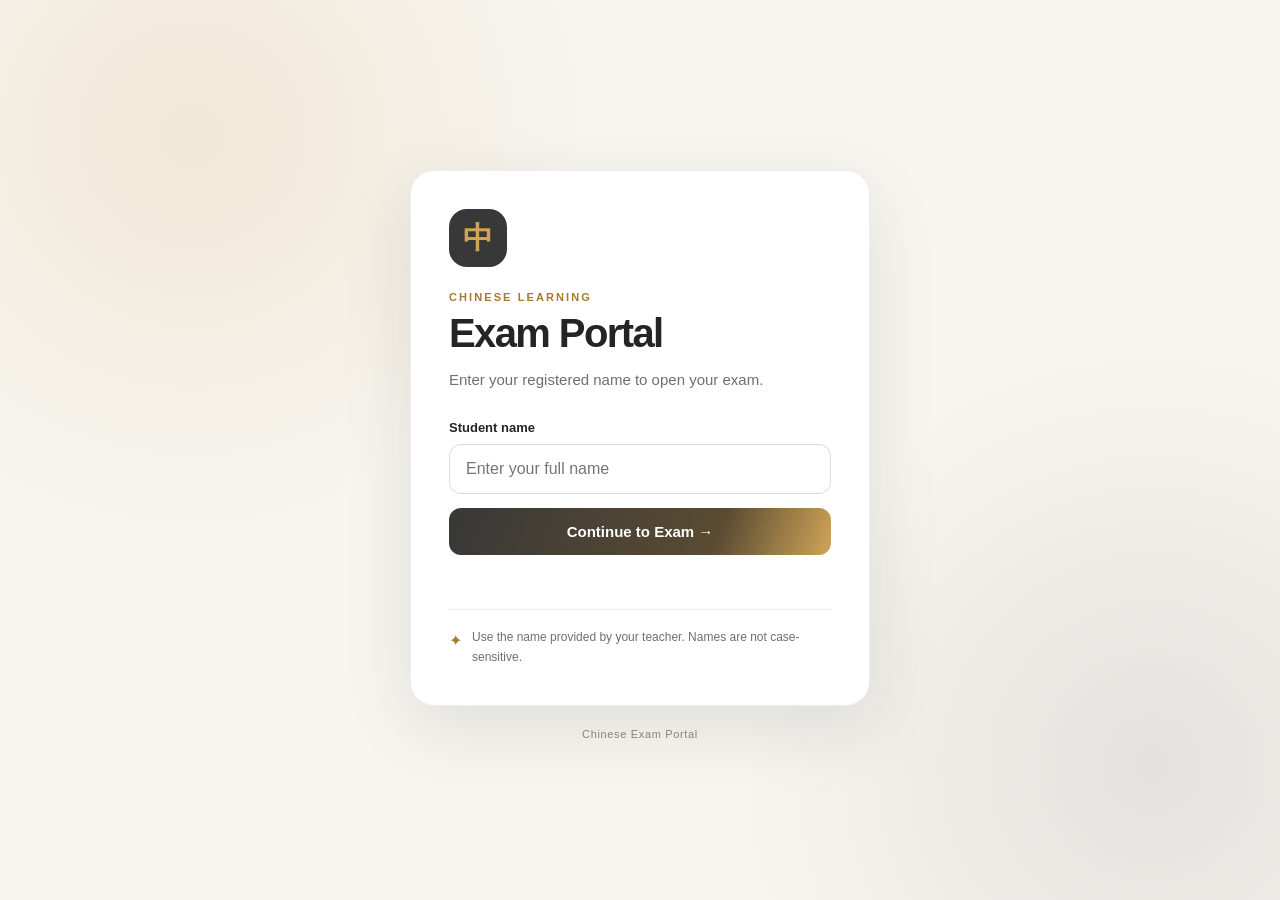
<file: index.html>
<!DOCTYPE html>
<html lang="en">
<head>
  <meta charset="UTF-8">
  <meta name="viewport" content="width=device-width, initial-scale=1.0">
  <title>Chinese Exam Portal</title>
  <link rel="stylesheet" href="style.css">
  <script src="app.js?v=3" defer></script>
</head>
<body>
  <main class="page">
    <section class="portal-card">
      <div class="brand-mark" aria-hidden="true">中</div>
      <p class="eyebrow">CHINESE LEARNING</p>
      <h1>Exam Portal</h1>
      <p class="subtitle">Enter your registered name to open your exam.</p>

      <form id="examForm" autocomplete="off">
        <label for="studentName">Student name</label>
        <input
          id="studentName"
          name="studentName"
          type="text"
          placeholder="Enter your full name"
          autocomplete="name"
          required
        >
        <button type="submit">Continue to Exam <span aria-hidden="true">→</span></button>
        <p id="message" class="message" role="status" aria-live="polite"></p>
      </form>

      <div class="help-note">
        <span class="lock-icon" aria-hidden="true">✦</span>
        <span>Use the name provided by your teacher. Names are not case-sensitive.</span>
      </div>
    </section>
    <footer>Chinese Exam Portal</footer>
  </main>
</body>
</html>
</file>
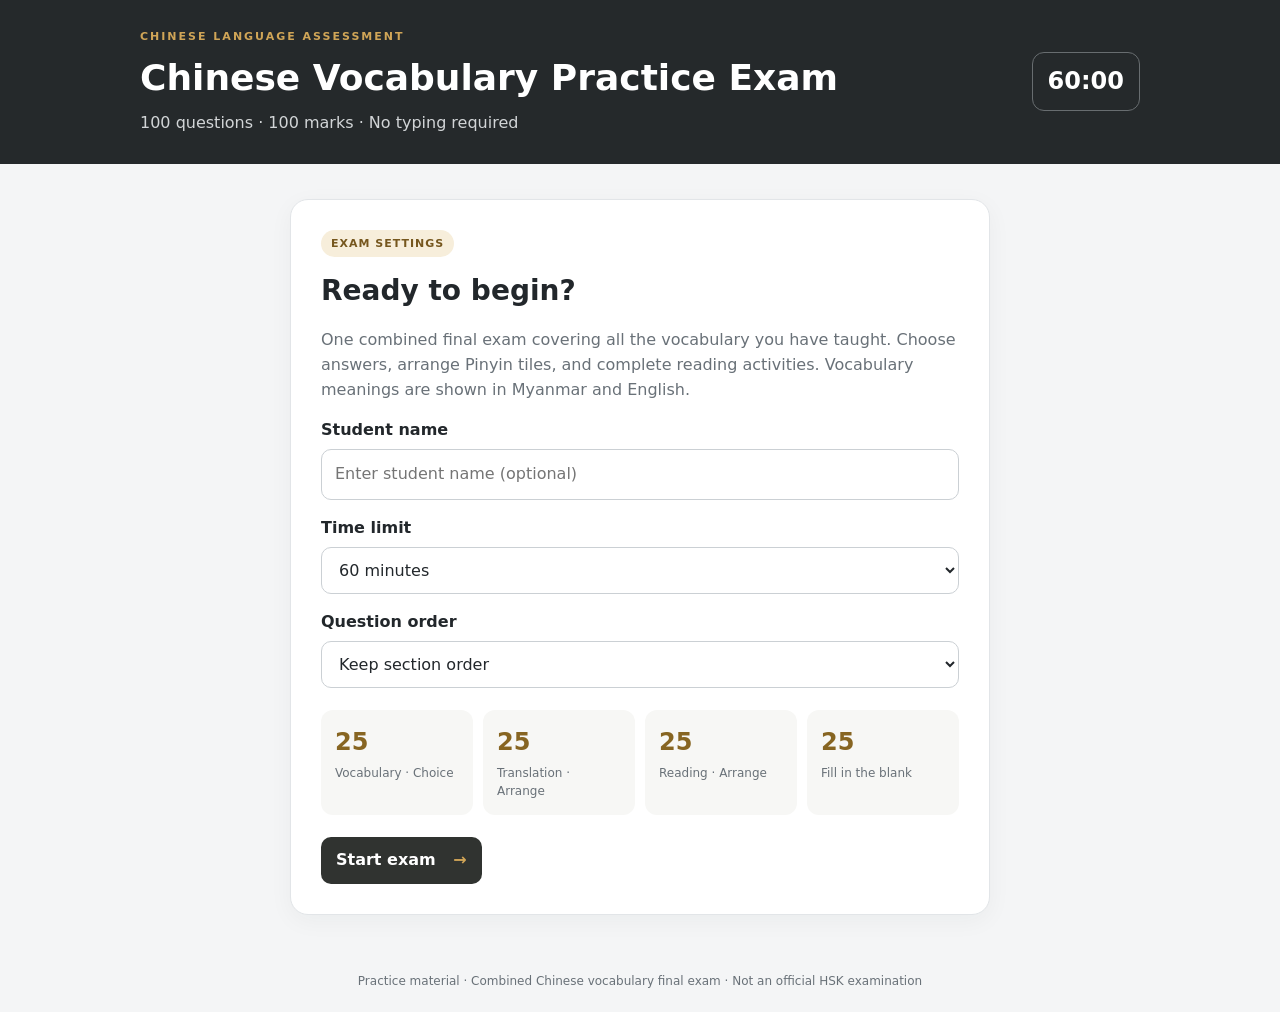
<file: Htun Mya/index.html>
<!doctype html>
<html lang="en">
<head>
<meta charset="utf-8"><meta name="viewport" content="width=device-width,initial-scale=1">
<title>Chinese Vocabulary Practice Exam</title><link rel="stylesheet" href="style.css">
</head>
<body>
<header class="top"><div><div class="eyebrow">CHINESE LANGUAGE ASSESSMENT</div><h1>Chinese Vocabulary Practice Exam</h1><p>100 questions · 100 marks · No typing required</p></div><div class="clock" id="clock">60:00</div></header>
<main>
<section id="setup" class="panel setup">
 <span class="pill">EXAM SETTINGS</span><h2>Ready to begin?</h2><p>One combined final exam covering all the vocabulary you have taught. Choose answers, arrange Pinyin tiles, and complete reading activities. Vocabulary meanings are shown in Myanmar and English.</p>
 <label for="studentName">Student name</label><input id="studentName" placeholder="Enter student name (optional)">
 <label for="duration">Time limit</label><select id="duration"><option value="60">60 minutes</option><option value="45">45 minutes</option><option value="90">90 minutes</option></select>
 <label for="order">Question order</label><select id="order"><option value="original">Keep section order</option><option value="mixed">Shuffle within sections</option></select>
 <div class="structure"><div><b>25</b><span>Vocabulary · Choice</span></div><div><b>25</b><span>Translation · Arrange</span></div><div><b>25</b><span>Reading · Arrange</span></div><div><b>25</b><span>Fill in the blank</span></div></div>
 <button id="start" class="primary">Start exam <span>→</span></button>
</section>
<section id="exam" class="hidden">
 <div class="exam-head panel"><div><div class="pill" id="partPill">PART 1</div><h2 id="qTitle">Question</h2><p id="studentDisplay"></p><p id="qInstruction"></p></div></div>
 <div class="progress"><div id="progressFill"></div></div>
 <nav id="sectionTabs" class="tabs"></nav>
 <article class="panel question-panel">
 <div class="qmeta"><span id="qCounter">Question 1 of 100</span><span id="markPill">1 mark</span></div>
 <div id="passage" class="passage hidden"></div>
 <div id="answerArea"></div>
 <div class="navigation"><button id="previous" class="secondary">← Previous</button><button id="unanswered" class="secondary">Find unanswered</button><button id="next" class="primary">Next →</button></div>
 </article>
 <div class="submit-row"><span>Answers are saved automatically in this open exam.</span><button id="submit" class="danger">Submit exam</button></div>
</section>
<section id="results" class="hidden">
 <div class="panel result-hero"><span class="pill">EXAM REPORT</span><h2 id="resultTitle">Student report</h2><div class="big-score"><b id="finalScore">0</b><span>/ 100</span></div><h3 id="grade"></h3><p id="summaryText"></p>
 <div class="stats"><div><b id="correctTotal">0</b><span>Correct</span></div><div><b id="wrongTotal">0</b><span>Incorrect / blank</span></div><div><b id="percentTotal">0%</b><span>Percentage</span></div></div>
 <button id="print" class="primary">Print / Save as PDF</button> <button id="again" class="secondary">Back to setup</button></div>
 <div class="panel"><h2>Answer review</h2><div id="answerReview"></div></div>
</section>
</main><footer>Practice material · Combined Chinese vocabulary final exam · Not an official HSK examination</footer>
<script src="app.js"></script>
</body></html>
</file>
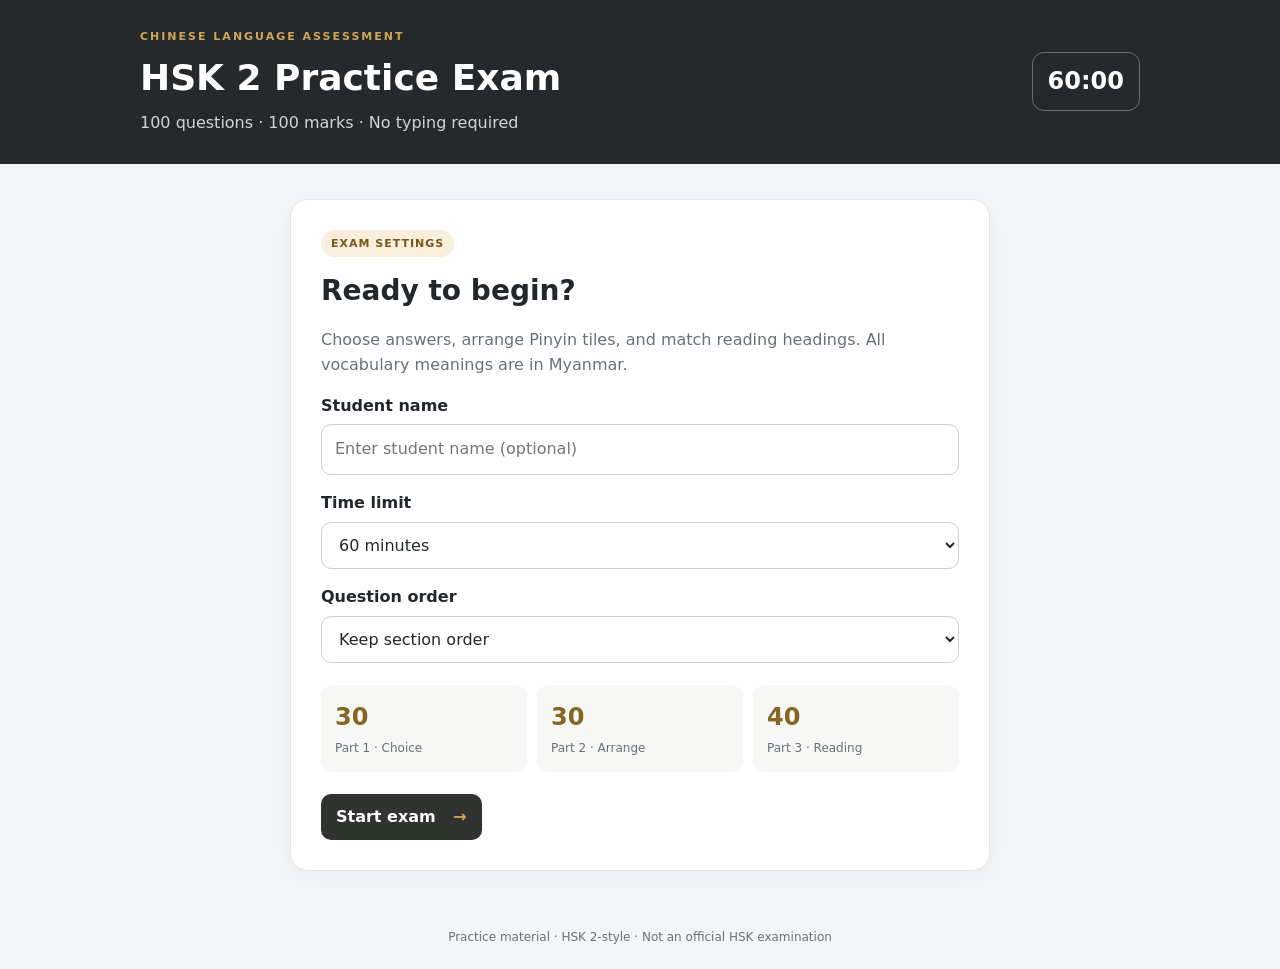
<file: Khaing/index.html>
<!doctype html>
<html lang="en">
<head>
<meta charset="utf-8"><meta name="viewport" content="width=device-width,initial-scale=1">
<title>Chinese Exam</title><link rel="stylesheet" href="style.css">
</head>
<body>
<header class="top"><div><div class="eyebrow">CHINESE LANGUAGE ASSESSMENT</div><h1>HSK 2 Practice Exam</h1><p>100 questions · 100 marks · No typing required</p></div><div class="clock" id="clock">60:00</div></header>
<main>
<section id="setup" class="panel setup">
 <span class="pill">EXAM SETTINGS</span><h2>Ready to begin?</h2><p>Choose answers, arrange Pinyin tiles, and match reading headings. All vocabulary meanings are in Myanmar.</p>
 <label for="studentName">Student name</label><input id="studentName" placeholder="Enter student name (optional)">
 <label for="duration">Time limit</label><select id="duration"><option value="60">60 minutes</option><option value="45">45 minutes</option><option value="90">90 minutes</option></select>
 <label for="order">Question order</label><select id="order"><option value="original">Keep section order</option><option value="mixed">Shuffle within sections</option></select>
 <div class="structure"><div><b>30</b><span>Part 1 · Choice</span></div><div><b>30</b><span>Part 2 · Arrange</span></div><div><b>40</b><span>Part 3 · Reading</span></div></div>
 <button id="start" class="primary">Start exam <span>→</span></button>
</section>
<section id="exam" class="hidden"> 
 <div class="exam-head panel"><div><div class="pill" id="partPill">PART 1</div><h2 id="qTitle">Question</h2><p id="studentDisplay"></p><p id="qInstruction"></p></div></div>
 <div class="progress"><div id="progressFill"></div></div>
 <nav id="sectionTabs" class="tabs"></nav>
 <article class="panel question-panel">
 <div class="qmeta"><span id="qCounter">Question 1 of 100</span><span id="markPill">1 mark</span></div>
 <div id="passage" class="passage hidden"></div>
 <div id="answerArea"></div>
 <div class="navigation"><button id="previous" class="secondary">← Previous</button><button id="unanswered" class="secondary">Find unanswered</button><button id="next" class="primary">Next →</button></div>
 </article>
 <div class="submit-row"><span>Answers are saved automatically in this open exam.</span><button id="submit" class="danger">Submit exam</button></div>
</section>
<section id="results" class="hidden">
 <div class="panel result-hero"><span class="pill">EXAM REPORT</span><h2 id="resultTitle">Student report</h2><div class="big-score"><b id="finalScore">0</b><span>/ 100</span></div><h3 id="grade"></h3><p id="summaryText"></p>
 <div class="stats"><div><b id="correctTotal">0</b><span>Correct</span></div><div><b id="wrongTotal">0</b><span>Incorrect / blank</span></div><div><b id="percentTotal">0%</b><span>Percentage</span></div></div>
 <button id="print" class="primary">Print / Save as PDF</button> <button id="again" class="secondary">Back to setup</button></div>
 <div class="panel"><h2>Answer review</h2><div id="answerReview"></div></div>
</section>
</main><footer>Practice material · HSK 2-style · Not an official HSK examination</footer>
<script src="app.js"></script>
</body></html>
</file>
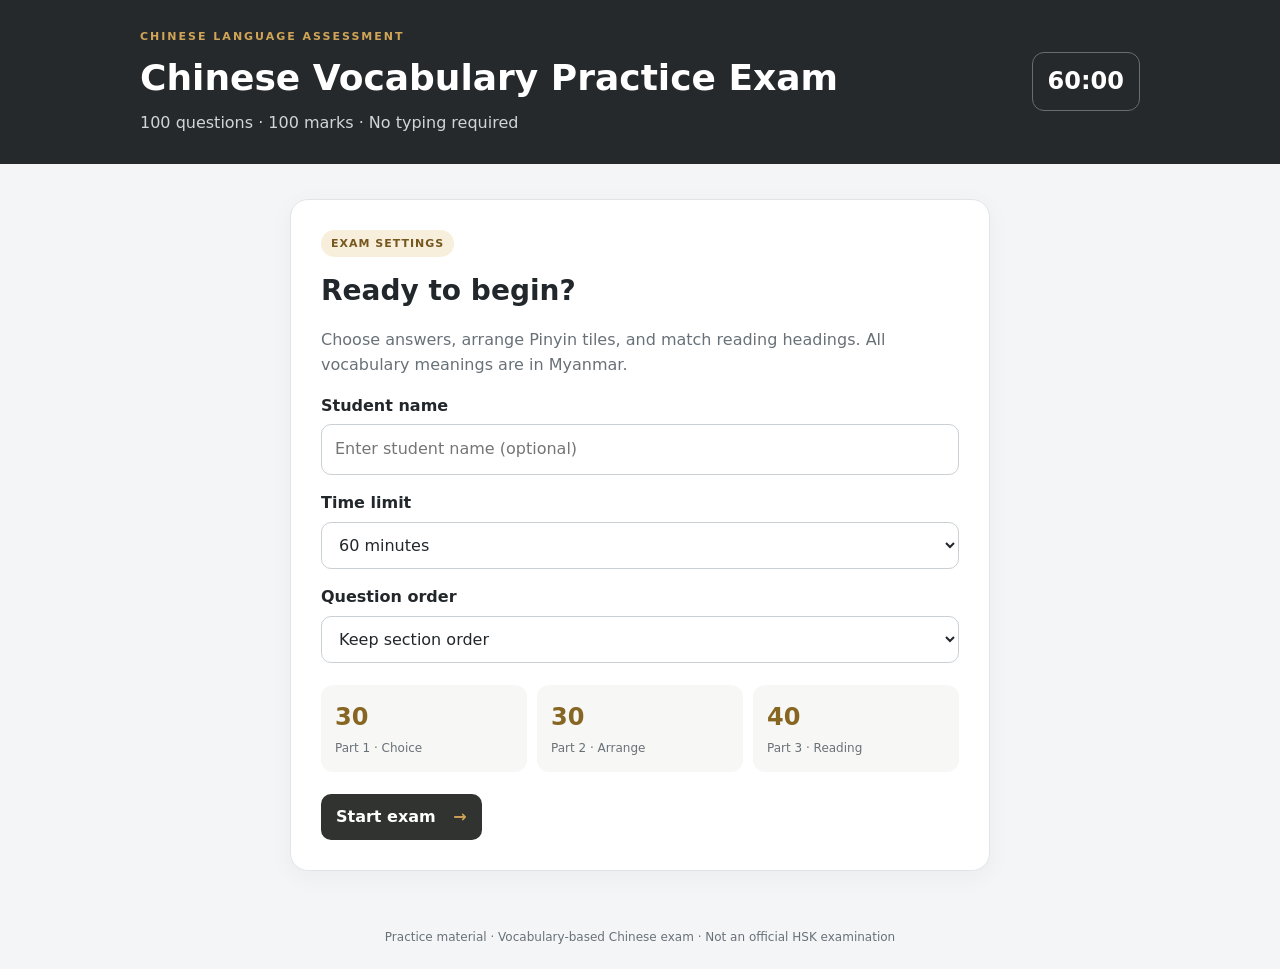
<file: Nyein/index.html>
<!doctype html>
<html lang="en">
<head>
<meta charset="utf-8"><meta name="viewport" content="width=device-width,initial-scale=1">
<title>Chinese Vocabulary Practice Exam</title><link rel="stylesheet" href="style.css">
</head>
<body>
<header class="top"><div><div class="eyebrow">CHINESE LANGUAGE ASSESSMENT</div><h1>Chinese Vocabulary Practice Exam</h1><p>100 questions · 100 marks · No typing required</p></div><div class="clock" id="clock">60:00</div></header>
<main>
<section id="setup" class="panel setup">
 <span class="pill">EXAM SETTINGS</span><h2>Ready to begin?</h2><p>Choose answers, arrange Pinyin tiles, and match reading headings. All vocabulary meanings are in Myanmar.</p>
 <label for="studentName">Student name</label><input id="studentName" placeholder="Enter student name (optional)">
 <label for="duration">Time limit</label><select id="duration"><option value="60">60 minutes</option><option value="45">45 minutes</option><option value="90">90 minutes</option></select>
 <label for="order">Question order</label><select id="order"><option value="original">Keep section order</option><option value="mixed">Shuffle within sections</option></select>
 <div class="structure"><div><b>30</b><span>Part 1 · Choice</span></div><div><b>30</b><span>Part 2 · Arrange</span></div><div><b>40</b><span>Part 3 · Reading</span></div></div>
 <button id="start" class="primary">Start exam <span>→</span></button>
</section>
<section id="exam" class="hidden">
 <div class="exam-head panel"><div><div class="pill" id="partPill">PART 1</div><h2 id="qTitle">Question</h2><p id="studentDisplay"></p><p id="qInstruction"></p></div></div>
 <div class="progress"><div id="progressFill"></div></div>
 <nav id="sectionTabs" class="tabs"></nav>
 <article class="panel question-panel">
 <div class="qmeta"><span id="qCounter">Question 1 of 100</span><span id="markPill">1 mark</span></div>
 <div id="passage" class="passage hidden"></div>
 <div id="answerArea"></div>
 <div class="navigation"><button id="previous" class="secondary">← Previous</button><button id="unanswered" class="secondary">Find unanswered</button><button id="next" class="primary">Next →</button></div>
 </article>
 <div class="submit-row"><span>Answers are saved automatically in this open exam.</span><button id="submit" class="danger">Submit exam</button></div>
</section>
<section id="results" class="hidden">
 <div class="panel result-hero"><span class="pill">EXAM REPORT</span><h2 id="resultTitle">Student report</h2><div class="big-score"><b id="finalScore">0</b><span>/ 100</span></div><h3 id="grade"></h3><p id="summaryText"></p>
 <div class="stats"><div><b id="correctTotal">0</b><span>Correct</span></div><div><b id="wrongTotal">0</b><span>Incorrect / blank</span></div><div><b id="percentTotal">0%</b><span>Percentage</span></div></div>
 <button id="print" class="primary">Print / Save as PDF</button> <button id="again" class="secondary">Back to setup</button></div>
 <div class="panel"><h2>Answer review</h2><div id="answerReview"></div></div>
</section>
</main><footer>Practice material · Vocabulary-based Chinese exam · Not an official HSK examination</footer>
<script src="app.js"></script>
</body></html>
</file>
<file: style.css>
* {
  box-sizing: border-box;
}

:root {
  --ink: #242424;
  --muted: #6f6f6f;
  --gold: #d0a557;
  --gold-dark: #a77a2d;
  --paper: #f7f5f0;
  --card: #ffffff;
}

body {
  margin: 0;
  min-height: 100vh;
  font-family: Inter, "Segoe UI", Arial, sans-serif;
  color: var(--ink);
  background:
    radial-gradient(circle at 15% 15%, rgba(208, 165, 87, .17), transparent 30%),
    radial-gradient(circle at 90% 85%, rgba(56, 56, 56, .10), transparent 30%),
    var(--paper);
}

.page {
  min-height: 100vh;
  display: flex;
  flex-direction: column;
  justify-content: center;
  align-items: center;
  padding: 28px 16px 18px;
}

.portal-card {
  width: min(100%, 460px);
  padding: 38px;
  background: var(--card);
  border: 1px solid rgba(56, 56, 56, .09);
  border-radius: 24px;
  box-shadow: 0 22px 70px rgba(30, 25, 15, .10);
}

.brand-mark {
  width: 58px;
  height: 58px;
  display: grid;
  place-items: center;
  margin-bottom: 24px;
  border-radius: 18px;
  background: #383838;
  color: var(--gold);
  font-family: Georgia, serif;
  font-size: 30px;
  font-weight: 700;
}

.eyebrow {
  margin: 0 0 8px;
  color: var(--gold-dark);
  font-size: 11px;
  font-weight: 800;
  letter-spacing: .19em;
}

h1 {
  margin: 0;
  font-size: clamp(30px, 6vw, 40px);
  letter-spacing: -.04em;
}

.subtitle {
  margin: 12px 0 28px;
  color: var(--muted);
  font-size: 15px;
  line-height: 1.6;
}

label {
  display: block;
  margin-bottom: 9px;
  font-size: 13px;
  font-weight: 700;
}

input {
  display: block;
  width: 100%;
  padding: 15px 16px;
  border: 1px solid #dedbd3;
  border-radius: 12px;
  outline: none;
  background: #fff;
  color: var(--ink);
  font: inherit;
  transition: border-color .2s, box-shadow .2s;
}

input:focus {
  border-color: var(--gold);
  box-shadow: 0 0 0 4px rgba(208, 165, 87, .16);
}

button {
  width: 100%;
  margin-top: 14px;
  padding: 15px 18px;
  border: 0;
  border-radius: 12px;
  background: linear-gradient(110deg, #383838, #5a4b32 70%, #d0a557);
  color: white;
  font: inherit;
  font-size: 15px;
  font-weight: 750;
  cursor: pointer;
  transition: transform .2s, box-shadow .2s;
}

button:hover {
  transform: translateY(-2px);
  box-shadow: 0 9px 22px rgba(56, 56, 56, .19);
}

button:focus-visible {
  outline: 3px solid rgba(208, 165, 87, .6);
  outline-offset: 3px;
}

.message {
  min-height: 22px;
  margin: 12px 0 0;
  font-size: 13px;
  line-height: 1.5;
  overflow-wrap: anywhere;
}

.message.error {
  color: #b42318;
}

.message.success {
  color: #18794e;
}

.help-note {
  display: flex;
  align-items: flex-start;
  gap: 10px;
  margin-top: 20px;
  padding-top: 18px;
  border-top: 1px solid #efede7;
  color: var(--muted);
  font-size: 12px;
  line-height: 1.6;
}

.lock-icon {
  color: var(--gold-dark);
  font-size: 16px;
}

footer {
  margin-top: 22px;
  color: #888277;
  font-size: 11px;
  letter-spacing: .06em;
}

@media (max-width: 480px) {
  .portal-card {
    padding: 28px 22px;
    border-radius: 20px;
  }
}
</file>
<file: Htun Mya/style.css>
*{box-sizing:border-box}
:root{--ink:#22272b;--muted:#697178;--gold:#d0a557;--bg:#f4f5f6;--panel:#fff;--line:#e2e5e8;--green:#18794e;--red:#b42332}
body{margin:0;background:var(--bg);color:var(--ink);font:16px/1.55 system-ui,-apple-system,"Segoe UI",sans-serif}
.top{background:#25292b;color:white;padding:28px max(20px,calc((100% - 1000px)/2));display:flex;align-items:center;justify-content:space-between;gap:20px}
.eyebrow{font-size:11px;letter-spacing:2px;color:var(--gold);font-weight:800}.top h1{margin:5px 0;font-size:clamp(25px,4vw,36px)}.top p{margin:0;color:#d2d5d7}
.clock{font-size:24px;font-weight:800;border:1px solid #686d70;border-radius:12px;padding:10px 15px;white-space:nowrap}
main{max-width:1000px;margin:26px auto;padding:0 16px}.panel{background:var(--panel);border:1px solid var(--line);border-radius:18px;padding:clamp(18px,3vw,30px);box-shadow:0 6px 24px #1b27300b;margin-bottom:18px}.setup{max-width:700px;margin:35px auto}
.pill{display:inline-block;background:#f7eedb;color:#76571e;border-radius:999px;padding:5px 10px;font-size:11px;font-weight:800;letter-spacing:1px}
.setup h2,.result-hero h2{font-size:28px;margin:12px 0 5px}.setup p{color:var(--muted)}
label{display:block;font-weight:700;margin:16px 0 6px}input,select{width:100%;font:inherit;padding:12px 13px;border:1px solid #cbd0d4;border-radius:10px;background:white;color:var(--ink)}
button{font:inherit;font-weight:700;border:0;border-radius:10px;padding:11px 15px;cursor:pointer;transition:transform .1s,background .15s}button:active{transform:scale(.98)}button:disabled{opacity:.4;cursor:not-allowed}
.primary{background:#303330;color:white}.primary:hover{background:#454a45}.primary span{margin-left:12px;color:var(--gold)}.secondary{background:#eef0f2;color:#30363b}.danger{background:#a82b38;color:white}
.structure{display:grid;grid-template-columns:repeat(4,1fr);gap:10px;margin:22px 0}.structure div,.stats div{display:flex;flex-direction:column;gap:3px;padding:14px;background:#f7f7f5;border-radius:12px}.structure b{font-size:24px;color:#876522}.structure span{font-size:12px;color:var(--muted)}
.hidden{display:none!important}.exam-head{display:flex;justify-content:space-between;align-items:flex-start;gap:16px}.exam-head h2{margin:12px 0 4px}.exam-head p{margin:0;color:var(--muted)}
.progress{height:7px;border-radius:99px;background:#e0e3e5;overflow:hidden;margin:0 0 14px}.progress div{height:100%;width:0;background:var(--gold);transition:width .2s}
.tabs{display:flex;gap:8px;overflow-x:auto;padding:2px 0 14px}.tabs button{background:#e9ecee;white-space:nowrap;font-size:13px}.tabs button.active{background:#303330;color:#fff}
.qmeta{display:flex;justify-content:space-between;color:var(--muted);font-size:13px;margin-bottom:16px}.qmeta span:last-child{background:#f5f0e5;padding:3px 8px;border-radius:7px;color:#76571e}
.passage{background:#f7f8f8;border-left:4px solid var(--gold);padding:16px 18px;border-radius:8px;margin:0 0 22px;font-size:17px;line-height:1.9;overflow-wrap:anywhere}
.choice-grid{display:grid;grid-template-columns:1fr 1fr;gap:12px}.choice{display:flex;align-items:center;text-align:left;gap:12px;background:#fff;border:1px solid #dfe3e6;padding:15px;min-height:62px;color:var(--ink);font-weight:500}.choice:hover{border-color:#c39a48;background:#fffdf8}.choice.selected{border:2px solid #a77d2f;background:#fbf5e8}
.letter{display:grid;place-items:center;flex:0 0 30px;height:30px;border-radius:8px;background:#eef0f2;font-weight:800;font-size:13px}
.translation-prompt{font-size:20px;line-height:1.9;background:#f7f8f8;padding:18px;border-radius:10px}.hint{font-size:13px;color:var(--muted)}
.tile-bank,.sentence-drop{display:flex;flex-wrap:wrap;gap:10px;min-height:64px;padding:14px;border:1px dashed #c9ced2;border-radius:12px;margin:12px 0}.tile-bank{background:#f8f9f9}.sentence-drop{background:#fffcf5;border-color:#d7b56d}
.tile{background:white;border:1px solid #d8dde0;box-shadow:0 2px 0 #dfe2e4;padding:10px 14px;touch-action:manipulation}.tile.placed{background:#f6e9c9;border-color:#d0a557}
.navigation{display:flex;gap:8px;justify-content:space-between;flex-wrap:wrap;margin-top:28px;padding-top:20px;border-top:1px solid var(--line)}.submit-row{display:flex;align-items:center;justify-content:space-between;gap:12px;color:var(--muted);font-size:13px;margin:10px 0 28px}
.result-hero{text-align:center}.big-score{display:flex;justify-content:center;align-items:baseline;gap:7px;margin:18px 0}.big-score b{font-size:64px;line-height:1}.big-score span{font-size:22px;color:var(--muted)}
.stats{display:grid;grid-template-columns:repeat(3,1fr);gap:10px;margin:24px 0}.stats b{font-size:24px}.stats span{color:var(--muted);font-size:12px}
.review-item{padding:14px 0;border-bottom:1px solid var(--line);overflow-wrap:anywhere}.review-item p{margin:5px 0;font-size:14px}.right{color:var(--green)}.wrong{color:var(--red)}footer{text-align:center;color:var(--muted);font-size:12px;padding:22px}
@media(max-width:700px){.structure{grid-template-columns:repeat(2,1fr)}}
@media(max-width:600px){.top{padding:20px 16px;align-items:flex-start}.clock{font-size:18px;padding:8px 10px}.top p{font-size:13px}.choice-grid{grid-template-columns:1fr}.exam-head{flex-direction:column}.structure span{font-size:11px}.navigation button{flex:1}.submit-row{align-items:flex-start;flex-direction:column}.panel{border-radius:14px}.big-score b{font-size:54px}}
@media print{body{background:white}.top,#setup,#exam,footer,#print,#again{display:none!important}main{max-width:none;margin:0;padding:0}.panel{box-shadow:none;border:0}.review-item{break-inside:avoid}}
</file>
<file: Khaing/style.css>
*{box-sizing:border-box} :root{--ink:#22272b;--muted:#697178;--gold:#d0a557;--bg:#f4f5f6;--panel:#fff;--line:#e2e5e8;--green:#18794e;--red:#b42332}
body{margin:0;background:var(--bg);color:var(--ink);font:16px/1.55 system-ui,-apple-system,"Segoe UI",sans-serif}.top{background:#25292b;color:white;padding:28px max(20px,calc((100% - 1000px)/2));display:flex;align-items:center;justify-content:space-between;gap:20px}.eyebrow{font-size:11px;letter-spacing:2px;color:var(--gold);font-weight:800}.top h1{margin:5px 0;font-size:clamp(25px,4vw,36px)}.top p{margin:0;color:#d2d5d7}.clock{font-size:24px;font-weight:800;border:1px solid #686d70;border-radius:12px;padding:10px 15px;white-space:nowrap}main{max-width:1000px;margin:26px auto;padding:0 16px}.panel{background:var(--panel);border:1px solid var(--line);border-radius:18px;padding:clamp(18px,3vw,30px);box-shadow:0 6px 24px #1b27300b;margin-bottom:18px}.setup{max-width:700px;margin:35px auto}.pill{display:inline-block;background:#f7eedb;color:#76571e;border-radius:999px;padding:5px 10px;font-size:11px;font-weight:800;letter-spacing:1px}.setup h2,.result-hero h2{font-size:28px;margin:12px 0 5px}.setup p{color:var(--muted)}label{display:block;font-weight:700;margin:16px 0 6px}input,select{width:100%;font:inherit;padding:12px 13px;border:1px solid #cbd0d4;border-radius:10px;background:white;color:var(--ink)}button{font:inherit;font-weight:700;border:0;border-radius:10px;padding:11px 15px;cursor:pointer;transition:transform .1s,background .15s}button:active{transform:scale(.98)}button:disabled{opacity:.4;cursor:not-allowed}.primary{background:#303330;color:white}.primary:hover{background:#454a45}.primary span{margin-left:12px;color:var(--gold)}.secondary{background:#eef0f2;color:#30363b}.danger{background:#a82b38;color:white}.structure{display:grid;grid-template-columns:repeat(3,1fr);gap:10px;margin:22px 0}.structure div,.stats div{display:flex;flex-direction:column;gap:3px;padding:14px;background:#f7f7f5;border-radius:12px}.structure b{font-size:24px;color:#876522}.structure span{font-size:12px;color:var(--muted)}.hidden{display:none!important}.exam-head{display:flex;justify-content:space-between;align-items:flex-start;gap:16px}.exam-head h2{margin:12px 0 4px}.exam-head p{margin:0;color:var(--muted)}.scorebox{text-align:right;min-width:110px}.scorebox b{display:block;font-size:30px}.scorebox span{font-size:11px;color:var(--muted)}.progress{height:7px;border-radius:99px;background:#e0e3e5;overflow:hidden;margin:0 0 14px}.progress div{height:100%;width:0;background:var(--gold);transition:width .2s}.tabs{display:flex;gap:8px;overflow-x:auto;padding:2px 0 14px}.tabs button{background:#e9ecee;white-space:nowrap;font-size:13px}.tabs button.active{background:#303330;color:#fff}.qmeta{display:flex;justify-content:space-between;color:var(--muted);font-size:13px;margin-bottom:16px}.qmeta span:last-child{background:#f5f0e5;padding:3px 8px;border-radius:7px;color:#76571e}.passage{background:#f7f8f8;border-left:4px solid var(--gold);padding:16px 18px;border-radius:8px;margin:0 0 22px;font-size:17px;line-height:1.9}.choice-grid{display:grid;grid-template-columns:1fr 1fr;gap:12px}.choice{display:flex;align-items:center;text-align:left;gap:12px;background:#fff;border:1px solid #dfe3e6;padding:15px;min-height:62px;color:var(--ink);font-weight:500}.choice:hover{border-color:#c39a48;background:#fffdf8}.choice.selected{border:2px solid #a77d2f;background:#fbf5e8}.letter{display:grid;place-items:center;flex:0 0 30px;height:30px;border-radius:8px;background:#eef0f2;font-weight:800;font-size:13px}.translation-prompt{font-size:20px;line-height:1.9;background:#f7f8f8;padding:18px;border-radius:10px}.hint{font-size:13px;color:var(--muted)}.tile-bank,.sentence-drop{display:flex;flex-wrap:wrap;gap:10px;min-height:64px;padding:14px;border:1px dashed #c9ced2;border-radius:12px;margin:12px 0}.tile-bank{background:#f8f9f9}.sentence-drop{background:#fffcf5;border-color:#d7b56d}.tile{background:white;border:1px solid #d8dde0;box-shadow:0 2px 0 #dfe2e4;padding:10px 14px;touch-action:manipulation}.tile.placed{background:#f6e9c9;border-color:#d0a557}.navigation{display:flex;gap:8px;justify-content:space-between;flex-wrap:wrap;margin-top:28px;padding-top:20px;border-top:1px solid var(--line)}.submit-row{display:flex;align-items:center;justify-content:space-between;gap:12px;color:var(--muted);font-size:13px;margin:10px 0 28px}.result-hero{text-align:center}.big-score{display:flex;justify-content:center;align-items:baseline;gap:7px;margin:18px 0}.big-score b{font-size:64px;line-height:1}.big-score span{font-size:22px;color:var(--muted)}.stats{display:grid;grid-template-columns:repeat(3,1fr);gap:10px;margin:24px 0}.stats b{font-size:24px}.stats span{color:var(--muted);font-size:12px}.review-item{padding:14px 0;border-bottom:1px solid var(--line);overflow-wrap:anywhere}.review-item p{margin:5px 0;font-size:14px}.right{color:var(--green)}.wrong{color:var(--red)}footer{text-align:center;color:var(--muted);font-size:12px;padding:22px} @media(max-width:600px){.top{padding:20px 16px;align-items:flex-start}.clock{font-size:18px;padding:8px 10px}.top p{font-size:13px}.choice-grid{grid-template-columns:1fr}.exam-head{flex-direction:column}.scorebox{text-align:left}.structure span{font-size:11px}.navigation button{flex:1}.submit-row{align-items:flex-start;flex-direction:column}.panel{border-radius:14px}.big-score b{font-size:54px}}@media print{body{background:white}.top,#setup,#exam,footer,#print,#again{display:none!important}main{max-width:none;margin:0;padding:0}.panel{box-shadow:none;border:0}.review-item{break-inside:avoid}}
</file>
<file: Nyein/style.css>
*{box-sizing:border-box} :root{--ink:#22272b;--muted:#697178;--gold:#d0a557;--bg:#f4f5f6;--panel:#fff;--line:#e2e5e8;--green:#18794e;--red:#b42332}
body{margin:0;background:var(--bg);color:var(--ink);font:16px/1.55 system-ui,-apple-system,"Segoe UI",sans-serif}.top{background:#25292b;color:white;padding:28px max(20px,calc((100% - 1000px)/2));display:flex;align-items:center;justify-content:space-between;gap:20px}.eyebrow{font-size:11px;letter-spacing:2px;color:var(--gold);font-weight:800}.top h1{margin:5px 0;font-size:clamp(25px,4vw,36px)}.top p{margin:0;color:#d2d5d7}.clock{font-size:24px;font-weight:800;border:1px solid #686d70;border-radius:12px;padding:10px 15px;white-space:nowrap}main{max-width:1000px;margin:26px auto;padding:0 16px}.panel{background:var(--panel);border:1px solid var(--line);border-radius:18px;padding:clamp(18px,3vw,30px);box-shadow:0 6px 24px #1b27300b;margin-bottom:18px}.setup{max-width:700px;margin:35px auto}.pill{display:inline-block;background:#f7eedb;color:#76571e;border-radius:999px;padding:5px 10px;font-size:11px;font-weight:800;letter-spacing:1px}.setup h2,.result-hero h2{font-size:28px;margin:12px 0 5px}.setup p{color:var(--muted)}label{display:block;font-weight:700;margin:16px 0 6px}input,select{width:100%;font:inherit;padding:12px 13px;border:1px solid #cbd0d4;border-radius:10px;background:white;color:var(--ink)}button{font:inherit;font-weight:700;border:0;border-radius:10px;padding:11px 15px;cursor:pointer;transition:transform .1s,background .15s}button:active{transform:scale(.98)}button:disabled{opacity:.4;cursor:not-allowed}.primary{background:#303330;color:white}.primary:hover{background:#454a45}.primary span{margin-left:12px;color:var(--gold)}.secondary{background:#eef0f2;color:#30363b}.danger{background:#a82b38;color:white}.structure{display:grid;grid-template-columns:repeat(3,1fr);gap:10px;margin:22px 0}.structure div,.stats div{display:flex;flex-direction:column;gap:3px;padding:14px;background:#f7f7f5;border-radius:12px}.structure b{font-size:24px;color:#876522}.structure span{font-size:12px;color:var(--muted)}.hidden{display:none!important}.exam-head{display:flex;justify-content:space-between;align-items:flex-start;gap:16px}.exam-head h2{margin:12px 0 4px}.exam-head p{margin:0;color:var(--muted)}.scorebox{text-align:right;min-width:110px}.scorebox b{display:block;font-size:30px}.scorebox span{font-size:11px;color:var(--muted)}.progress{height:7px;border-radius:99px;background:#e0e3e5;overflow:hidden;margin:0 0 14px}.progress div{height:100%;width:0;background:var(--gold);transition:width .2s}.tabs{display:flex;gap:8px;overflow-x:auto;padding:2px 0 14px}.tabs button{background:#e9ecee;white-space:nowrap;font-size:13px}.tabs button.active{background:#303330;color:#fff}.qmeta{display:flex;justify-content:space-between;color:var(--muted);font-size:13px;margin-bottom:16px}.qmeta span:last-child{background:#f5f0e5;padding:3px 8px;border-radius:7px;color:#76571e}.passage{background:#f7f8f8;border-left:4px solid var(--gold);padding:16px 18px;border-radius:8px;margin:0 0 22px;font-size:17px;line-height:1.9}.choice-grid{display:grid;grid-template-columns:1fr 1fr;gap:12px}.choice{display:flex;align-items:center;text-align:left;gap:12px;background:#fff;border:1px solid #dfe3e6;padding:15px;min-height:62px;color:var(--ink);font-weight:500}.choice:hover{border-color:#c39a48;background:#fffdf8}.choice.selected{border:2px solid #a77d2f;background:#fbf5e8}.letter{display:grid;place-items:center;flex:0 0 30px;height:30px;border-radius:8px;background:#eef0f2;font-weight:800;font-size:13px}.translation-prompt{font-size:20px;line-height:1.9;background:#f7f8f8;padding:18px;border-radius:10px}.hint{font-size:13px;color:var(--muted)}.tile-bank,.sentence-drop{display:flex;flex-wrap:wrap;gap:10px;min-height:64px;padding:14px;border:1px dashed #c9ced2;border-radius:12px;margin:12px 0}.tile-bank{background:#f8f9f9}.sentence-drop{background:#fffcf5;border-color:#d7b56d}.tile{background:white;border:1px solid #d8dde0;box-shadow:0 2px 0 #dfe2e4;padding:10px 14px;touch-action:manipulation}.tile.placed{background:#f6e9c9;border-color:#d0a557}.navigation{display:flex;gap:8px;justify-content:space-between;flex-wrap:wrap;margin-top:28px;padding-top:20px;border-top:1px solid var(--line)}.submit-row{display:flex;align-items:center;justify-content:space-between;gap:12px;color:var(--muted);font-size:13px;margin:10px 0 28px}.result-hero{text-align:center}.big-score{display:flex;justify-content:center;align-items:baseline;gap:7px;margin:18px 0}.big-score b{font-size:64px;line-height:1}.big-score span{font-size:22px;color:var(--muted)}.stats{display:grid;grid-template-columns:repeat(3,1fr);gap:10px;margin:24px 0}.stats b{font-size:24px}.stats span{color:var(--muted);font-size:12px}.review-item{padding:14px 0;border-bottom:1px solid var(--line);overflow-wrap:anywhere}.review-item p{margin:5px 0;font-size:14px}.right{color:var(--green)}.wrong{color:var(--red)}footer{text-align:center;color:var(--muted);font-size:12px;padding:22px} @media(max-width:600px){.top{padding:20px 16px;align-items:flex-start}.clock{font-size:18px;padding:8px 10px}.top p{font-size:13px}.choice-grid{grid-template-columns:1fr}.exam-head{flex-direction:column}.scorebox{text-align:left}.structure span{font-size:11px}.navigation button{flex:1}.submit-row{align-items:flex-start;flex-direction:column}.panel{border-radius:14px}.big-score b{font-size:54px}}@media print{body{background:white}.top,#setup,#exam,footer,#print,#again{display:none!important}main{max-width:none;margin:0;padding:0}.panel{box-shadow:none;border:0}.review-item{break-inside:avoid}}
</file>
